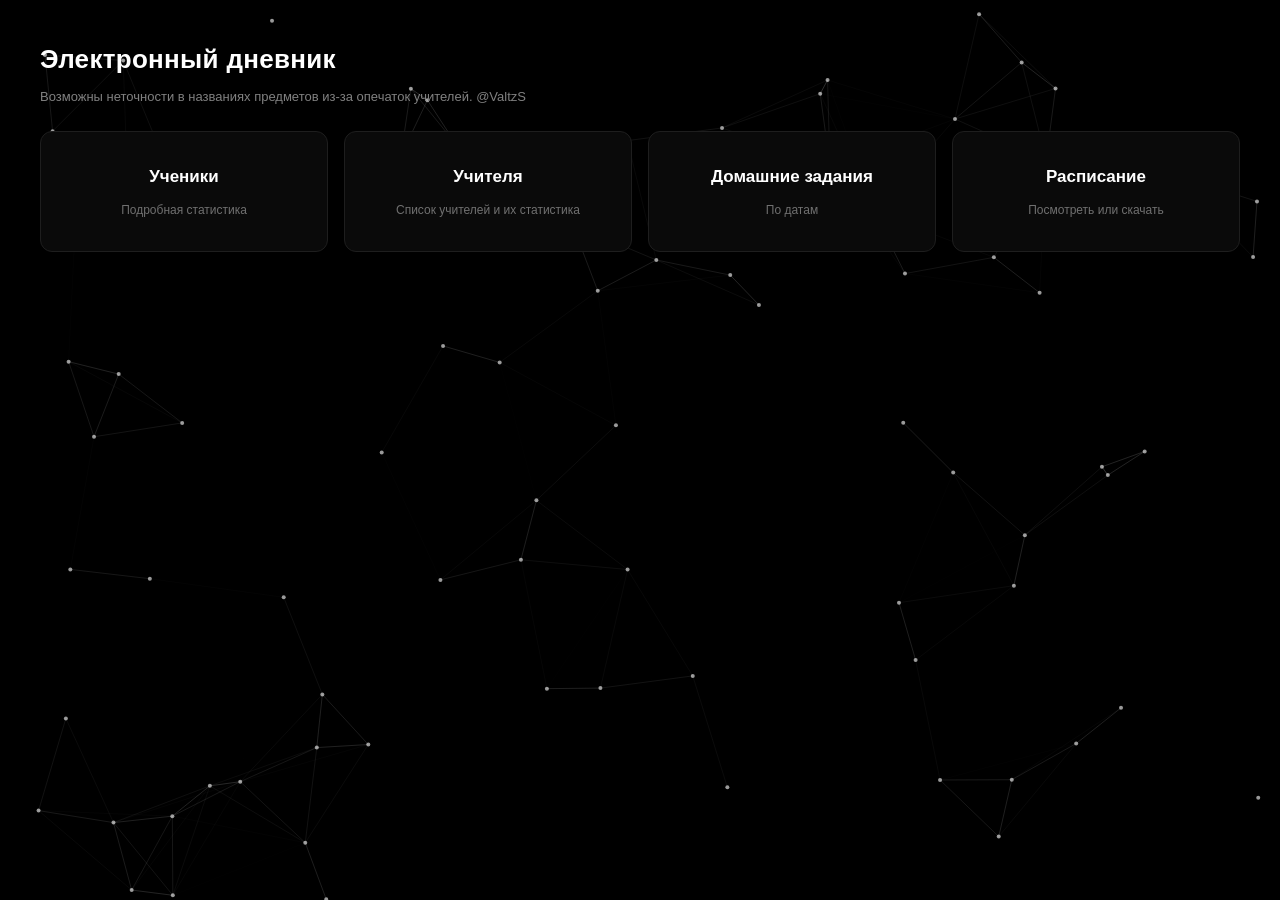
<file: index.html>
<!DOCTYPE html>
<html lang="ru">
<head>
    <meta charset="UTF-8">
    <meta name="viewport" content="width=device-width, initial-scale=1.0">
    <title>Дневник</title>
    <link rel="stylesheet" href="style.css">
    <script src="background.js"></script>
</head>
<body>
    <div class="container">
        <h1>Электронный дневник</h1>
	<p style="color: #808080; font-size: 13px; margin-top: -16px; margin-bottom: 24px;">
    	Возможны неточности в названиях предметов из-за опечаток учителей. @ValtzS
	</p>

	<div class="main-sections">
    	<div class="section-card active" onclick="location.href='students.html'">
        	<div class="section-title">Ученики</div>
        	<div class="section-desc">Подробная статистика</div>
    	</div>
    	<div class="section-card active" onclick="location.href='teachers.html'">
        	<div class="section-title">Учителя</div>
        	<div class="section-desc">Список учителей и их статистика</div>
    	</div>
    	<div class="section-card active" onclick="location.href='homework.html'">
        	<div class="section-title">Домашние задания</div>
        	<div class="section-desc">По датам</div>
    	</div>
    	<div class="section-card active" onclick="location.href='schedule.html'">
        	<div class="section-title">Расписание</div>
        	<div class="section-desc">Посмотреть или скачать</div>
    	</div>
	</div>
</div>
    </div>
</body>
</html>
</file>
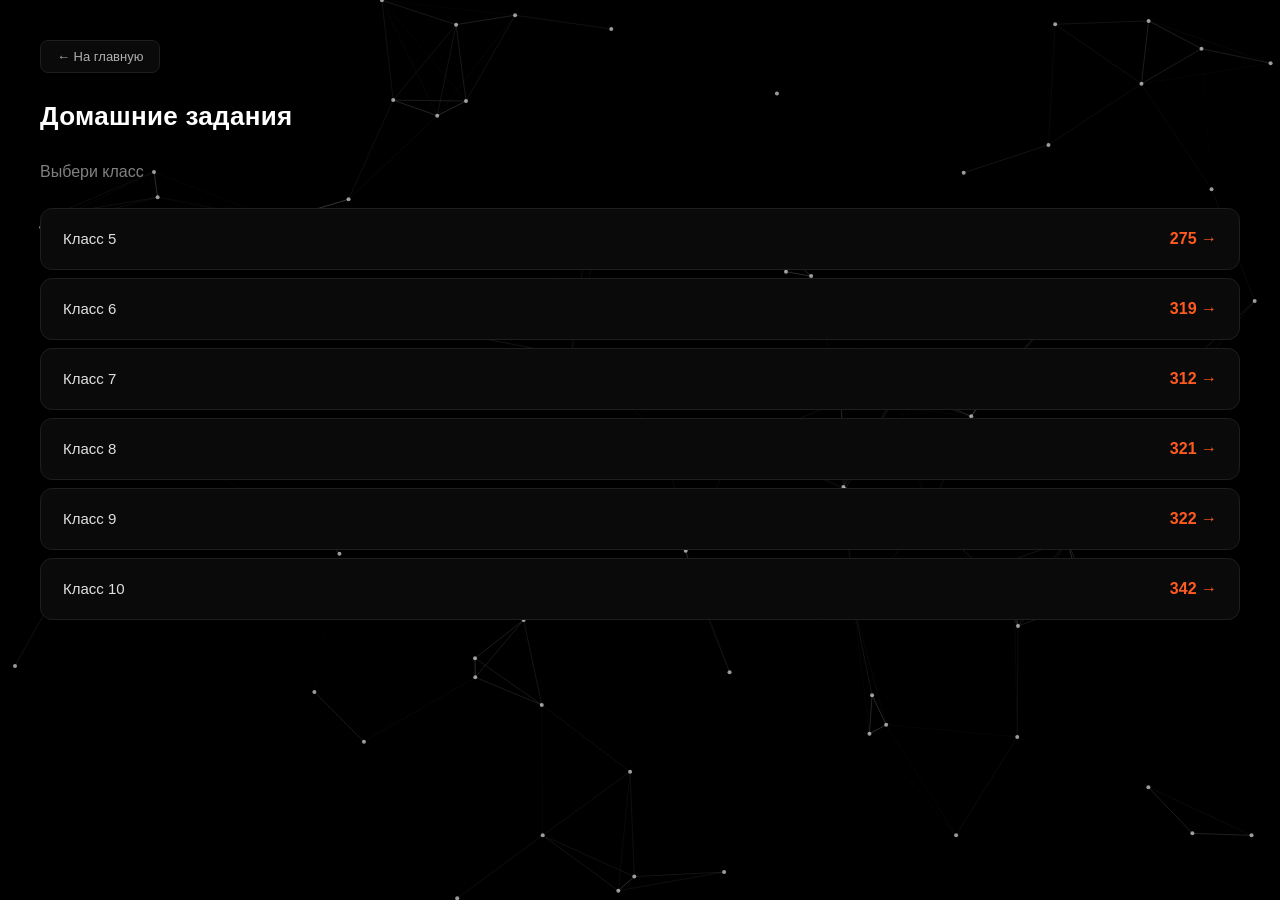
<file: homework.html>
<!DOCTYPE html>
<html lang="ru">
<head>
    <meta charset="UTF-8">
    <meta name="viewport" content="width=device-width, initial-scale=1.0">
    <title>Домашние задания</title>
    <link rel="stylesheet" href="style.css">
    <script src="background.js"></script>
</head>
<body>
    <div class="container" id="app"></div>

    <script>
        let db = null;
        let currentClass = null;
        let currentMode = 'days';

        async function load() {
            try {
                const r = await fetch('database.json');
                db = await r.json();
                showClasses();
            } catch (e) {
                document.getElementById('app').innerHTML =
                    '<p style="color: #ef4444">Ошибка загрузки database.json</p>';
            }
        }

        function el(tag, attrs = {}, children = []) {
            const e = document.createElement(tag);
            for (const [k, v] of Object.entries(attrs)) {
                if (k === 'onclick') e.addEventListener('click', v);
                else if (k === 'className') e.className = v;
                else if (k === 'innerHTML') e.innerHTML = v;
                else if (k === 'style') e.style.cssText = v;
                else e.setAttribute(k, v);
            }
            children.forEach(c => {
                if (typeof c === 'string') e.appendChild(document.createTextNode(c));
                else e.appendChild(c);
            });
            return e;
        }

        function showClasses() {
            const app = document.getElementById('app');
            app.innerHTML = '';

            app.appendChild(el('button', {
                className: 'btn-back',
                onclick: () => location.href = 'index.html'
            }, ['← На главную']));

            app.appendChild(el('h1', {}, ['Домашние задания']));
            app.appendChild(el('p', { style: 'color: #808080; margin-bottom: 24px;' },
                ['Выбери класс']));

            const classes = Object.keys(db.classes).sort((a, b) => +a - +b);
            classes.forEach(c => {
                const hw = (db.classes[c].homework || []).length;
                const card = el('div', {
                    className: 'card',
                    onclick: () => showClass(c)
                }, [
                    el('span', { className: 'card-title' }, [`Класс ${c}`]),
                    el('span', { className: 'card-arrow' }, [`${hw} →`])
                ]);
                app.appendChild(card);
            });
        }

        function showClass(className) {
            currentClass = className;
            currentMode = 'days';
            renderClassView();
        }

        function renderClassView() {
            const app = document.getElementById('app');
            app.innerHTML = '';

            app.appendChild(el('button', {
                className: 'btn-back',
                onclick: showClasses
            }, ['← К классам']));

            app.appendChild(el('h1', {}, [`Класс ${currentClass}`]));

            const btns = el('div', { style: 'margin-bottom: 20px;' });
            [
                { key: 'subjects', label: 'По предметам' },
                { key: 'days', label: 'По дням' },
            ].forEach(m => {
                const btn = el('button', {
                    className: 'btn-period' + (currentMode === m.key ? ' active' : ''),
                    onclick: () => { currentMode = m.key; renderClassView(); }
                }, [m.label]);
                btns.appendChild(btn);
            });
            app.appendChild(btns);

            if (currentMode === 'subjects') {
                app.appendChild(el('div', {
                    style: 'background: #0a0a0a; border: 1px solid #1e1e1e; border-radius: 12px; padding: 40px; text-align: center;'
                }, [
                    el('div', { style: 'font-size: 16px; color: #808080;' }, ['В разработке'])
                ]));
            } else {
                renderByDays(app);
            }
        }

        function renderByDays(app) {
            const hw = db.classes[currentClass].homework || [];

            const byDate = {};
            hw.forEach(h => {
                if (!byDate[h.date]) byDate[h.date] = [];
                byDate[h.date].push(h);
            });

            const dates = Object.keys(byDate).sort((a, b) => {
                const da = a.split('.').reverse().join('');
                const dbb = b.split('.').reverse().join('');
                return dbb.localeCompare(da);
            });

            if (dates.length === 0) {
                app.appendChild(el('p', { className: 'empty' }, ['Нет заданий']));
                return;
            }

            dates.forEach(d => {
                const count = byDate[d].length;
                const card = el('div', {
                    className: 'card',
                    onclick: () => showDayHomework(d)
                }, [
                    el('span', { className: 'card-title' }, [d]),
                    el('span', { className: 'card-arrow' }, [`${count} →`])
                ]);
                app.appendChild(card);
            });
        }

        function showDayHomework(date) {
            const app = document.getElementById('app');
            app.innerHTML = '';

            const hw = db.classes[currentClass].homework || [];
            const list = hw.filter(h => h.date === date);

            list.sort((a, b) => parseInt(a.lesson_num) - parseInt(b.lesson_num));

            app.appendChild(el('button', {
                className: 'btn-back',
                onclick: renderClassView
            }, ['← К дням']));

            app.appendChild(el('h1', {}, [date]));
            app.appendChild(el('p', { style: 'color: #808080; margin-bottom: 24px;' },
                [`Класс ${currentClass} · ${list.length} уроков`]));

            list.forEach(h => {
                const row = el('div', {
                    style: 'background: #0a0a0a; border: 1px solid #1e1e1e; border-radius: 12px; padding: 16px 20px; margin-bottom: 8px; border-left: 4px solid #ff5a1f;'
                }, [
                    el('div', { style: 'display: flex; justify-content: space-between; align-items: center; margin-bottom: 8px;' }, [
                        el('div', { style: 'font-size: 15px; color: #fff; font-weight: 600;' }, [h.subject]),
                        el('div', { style: 'font-size: 12px; color: #707070;' }, [`Урок ${h.lesson_num}`]),
                    ]),
                    h.topic ? el('div', { style: 'font-size: 13px; color: #b0b0b0; margin-bottom: 8px;' }, [
                        el('span', { style: 'color: #606060;' }, ['Тема: ']),
                        h.topic
                    ]) : null,
                    h.hw ? el('div', { style: 'font-size: 14px; color: #e0e0e0; line-height: 1.5; margin-bottom: 8px;' }, [
                        el('span', { style: 'color: #606060;' }, ['ДЗ: ']),
                        h.hw
                    ]) : el('div', { style: 'font-size: 13px; color: #606060; font-style: italic;' }, ['Нет дз']),
                    h.teacher ? el('div', { style: 'font-size: 12px; color: #808080; text-align: right;' }, [h.teacher]) : null,
                ].filter(Boolean));
                app.appendChild(row);
            });
        }

        load();
    </script>
</body>
</html>
</file>
<file: style.css>
* { box-sizing: border-box; margin: 0; padding: 0; }

body {
    font-family: -apple-system, BlinkMacSystemFont, 'Segoe UI', Roboto, sans-serif;
    background: #000;
    color: #e0e0e0;
    line-height: 1.5;
    min-height: 100vh;
    padding: 40px 20px;
}

.container { max-width: 1200px; margin: 0 auto; }

h1 {
    font-size: 26px;
    font-weight: 600;
    margin-bottom: 24px;
    color: #fff;
    letter-spacing: 0.3px;
}

h3 {
    font-size: 12px;
    font-weight: 600;
    margin: 24px 0 12px;
    color: #707070;
    text-transform: uppercase;
    letter-spacing: 1px;
}

/* === КНОПКИ === */
.btn-back {
    display: inline-flex;
    align-items: center;
    gap: 6px;
    background: #0a0a0a;
    border: 1px solid #1e1e1e;
    color: #b0b0b0;
    padding: 8px 16px;
    border-radius: 8px;
    font-size: 13px;
    cursor: pointer;
    transition: background 0.15s, border-color 0.15s, color 0.15s;
    margin-bottom: 24px;
    font-family: inherit;
}
.btn-back:hover {
    background: #141414;
    border-color: #ff5a1f;
    color: #fff;
}

.btn-period {
    display: inline-flex;
    align-items: center;
    background: #0a0a0a;
    border: 1px solid #1e1e1e;
    color: #909090;
    padding: 6px 14px;
    border-radius: 8px;
    font-size: 12px;
    cursor: pointer;
    transition: background 0.15s, border-color 0.15s, color 0.15s;
    font-family: inherit;
    margin-right: 8px;
    margin-bottom: 8px;
}
.btn-period:hover {
    background: #141414;
    border-color: #ff5a1f;
    color: #fff;
}
.btn-period.active {
    background: #141414;
    border-color: #ff5a1f;
    color: #ff5a1f;
}

.btn-subject {
    display: block;
    width: 100%;
    text-align: left;
    background: #0a0a0a;
    border: 1px solid #1e1e1e;
    color: #909090;
    padding: 8px 14px;
    border-radius: 8px;
    font-size: 12px;
    cursor: pointer;
    transition: background 0.15s, border-color 0.15s, color 0.15s;
    font-family: inherit;
    margin-bottom: 6px;
}
.btn-subject:hover {
    background: #141414;
    border-color: #ff5a1f;
    color: #fff;
}
.btn-subject.active {
    background: #141414;
    border-color: #ff5a1f;
    color: #ff5a1f;
}

.btn-top {
    background: linear-gradient(135deg, #1a1a1a, #141414);
    border: 1px solid #ff5a1f;
    color: #ff5a1f;
    padding: 6px 16px;
    border-radius: 8px;
    font-size: 12px;
    font-weight: 600;
    cursor: pointer;
    transition: all 0.2s;
    font-family: inherit;
    letter-spacing: 0.3px;
}
.btn-top:hover {
    background: linear-gradient(135deg, #ff5a1f, #ff8c42);
    color: #000;
    box-shadow: 0 4px 16px rgba(255, 90, 31, 0.4);
}

/* === КАРТОЧКИ === */
.card {
    background: #0a0a0a;
    border: 1px solid #1e1e1e;
    border-radius: 12px;
    padding: 18px 22px;
    margin-bottom: 8px;
    cursor: pointer;
    transition: background 0.2s, border-color 0.2s, transform 0.15s;
    display: flex;
    align-items: center;
    justify-content: space-between;
}
.card:hover {
    background: #141414;
    border-color: #ff5a1f;
    transform: translateY(-1px);
}
.card-title {
    font-size: 15px;
    color: #e0e0e0;
    font-weight: 500;
}
.card-arrow {
    color: #ff5a1f;
    font-size: 16px;
    font-weight: 600;
}

/* === ПОДСВЕТКА ТОП-1 КАРТОЧКИ === */
.card-highlight {
    background: linear-gradient(135deg, #1a1400 0%, #0f0a00 50%, #0a0a0a 100%);
    border-color: rgba(255, 200, 50, 0.4);
    position: relative;
    overflow: hidden;
}
.card-highlight::before {
    content: '';
    position: absolute;
    left: 0;
    top: 0;
    bottom: 0;
    width: 3px;
    background: linear-gradient(180deg, #ffd700, #ff8c00);
    box-shadow: 0 0 12px rgba(255, 215, 0, 0.6);
}
.card-highlight:hover {
    background: linear-gradient(135deg, #221a00 0%, #141000 50%, #0f0a00 100%);
    border-color: rgba(255, 215, 0, 0.6);
}
.card-highlight .card-title {
    color: #ffe066;
    font-weight: 600;
}
.card-highlight .card-arrow {
    color: #ffd700;
}

/* === ПРОФИЛЬ === */
.profile-layout {
    display: grid;
    grid-template-columns: 240px 1fr;
    gap: 20px;
    margin-bottom: 24px;
    position: relative;
}

.profile-card {
    background: #0a0a0a;
    border: 1px solid #1e1e1e;
    border-radius: 12px;
    padding: 28px 20px;
    display: flex;
    flex-direction: column;
    align-items: center;
    gap: 14px;
}

.avatar {
    width: 90px;
    height: 90px;
    border-radius: 50%;
    background: #141414;
    display: flex;
    align-items: center;
    justify-content: center;
    font-size: 36px;
    color: #606060;
}

.profile-name {
    font-size: 15px;
    font-weight: 600;
    color: #fff;
    text-align: center;
}

.profile-class {
    font-size: 11px;
    color: #707070;
    text-transform: uppercase;
    letter-spacing: 1px;
}

.profile-avg {
    font-size: 32px;
    font-weight: 700;
    color: #ff5a1f;
}

.profile-streak {
    display: flex;
    flex-direction: column;
    align-items: center;
    background: #141414;
    border: 1px solid #1e1e1e;
    border-radius: 8px;
    padding: 10px 16px;
    width: 100%;
}

.streak-label {
    font-size: 10px;
    color: #707070;
    text-transform: uppercase;
    letter-spacing: 0.5px;
    margin-bottom: 4px;
}

.streak-value {
    font-size: 18px;
    color: #ff5a1f;
    font-weight: 700;
}

/* === ПОДСВЕТКА ПРОФИЛЯ ТОП-1 === */
.profile-highlight .profile-card {
    background: linear-gradient(160deg, #1a1400 0%, #0f0a00 100%);
    border: 1px solid rgba(255, 200, 50, 0.5);
    box-shadow: 
        0 0 40px rgba(255, 200, 50, 0.15),
        inset 0 0 30px rgba(255, 200, 50, 0.05);
    position: relative;
}
.profile-highlight .profile-card::before {
    content: '';
    position: absolute;
    top: 0;
    left: 0;
    right: 0;
    height: 3px;
    background: linear-gradient(90deg, transparent, #ffd700, transparent);
    border-radius: 12px 12px 0 0;
}
.profile-highlight .profile-name {
    color: #ffe066;
    text-shadow: 0 0 20px rgba(255, 215, 0, 0.4);
}
.profile-highlight .profile-avg {
    color: #ffd700;
    text-shadow: 0 0 20px rgba(255, 215, 0, 0.5);
}
.profile-highlight .stats-panel {
    background: linear-gradient(160deg, #0d0d0d, #0a0a0a);
    border-color: rgba(255, 200, 50, 0.2);
}

/* === СТАТИСТИКА === */
.stats-panel {
    background: #0a0a0a;
    border: 1px solid #1e1e1e;
    border-radius: 12px;
    padding: 24px;
    display: flex;
    flex-direction: column;
    gap: 16px;
}

.stats-title {
    font-size: 12px;
    color: #707070;
    text-transform: uppercase;
    letter-spacing: 1px;
}

.stats-grid {
    display: grid;
    grid-template-columns: repeat(3, 1fr);
    gap: 12px;
}

.stat-item {
    background: #141414;
    border: 1px solid #1e1e1e;
    border-radius: 8px;
    padding: 14px;
    transition: background 0.15s, border-color 0.15s;
}
.stat-item[onclick], .stat-item[style*="cursor"] {
    cursor: pointer;
}
.stat-item[style*="cursor"]:hover {
    background: #1a1a1a;
    border-color: #ff5a1f;
}

.stat-label {
    font-size: 11px;
    color: #707070;
    text-transform: uppercase;
    letter-spacing: 0.5px;
    margin-bottom: 6px;
}

.stat-value {
    font-size: 22px;
    font-weight: 600;
    color: #fff;
}
.stat-value.accent { color: #ff5a1f; }
.stat-value.warn { color: #ef4444; }

.best-subject-row {
    display: flex;
    align-items: baseline;
    gap: 10px;
    margin-bottom: 6px;
}

.best-subject {
    font-size: 15px;
    color: #ff5a1f;
    font-weight: 600;
}

.best-subject-rank {
    font-size: 12px;
    color: #808080;
}

/* === ТАБЛИЦЫ === */
table {
    width: 100%;
    border-collapse: collapse;
    background: #0a0a0a;
    border-radius: 12px;
    overflow: hidden;
    border: 1px solid #1e1e1e;
}
th {
    background: #141414;
    color: #808080;
    font-size: 11px;
    font-weight: 600;
    text-transform: uppercase;
    letter-spacing: 0.5px;
    padding: 12px 16px;
    text-align: left;
    border-bottom: 1px solid #1e1e1e;
}
td {
    padding: 12px 16px;
    border-bottom: 1px solid #141414;
    font-size: 13px;
    color: #d0d0d0;
}
tr:last-child td { border-bottom: none; }
tr:hover td { background: #141414; }

.empty {
    color: #505050;
    font-style: italic;
    padding: 20px;
    text-align: center;
}

/* === ДИАГРАММЫ === */
.chart-container {
    background: #0a0a0a;
    border: 1px solid #1e1e1e;
    border-radius: 12px;
    padding: 24px;
    margin-bottom: 20px;
}

.chart-wrap {
    position: relative;
    height: 380px;
}

.chart-wrap-sm {
    position: relative;
    height: 320px;
}

/* === ПОДИУМ ТОП-3 === */
.podium-layout {
    display: grid;
    grid-template-columns: 1fr 220px;
    gap: 20px;
    margin-bottom: 20px;
}

.podium-area {
    display: grid;
    grid-template-columns: 1fr 1fr 1fr;
    grid-template-rows: auto auto;
    gap: 16px;
    align-items: end;
    padding: 20px;
    background: #0a0a0a;
    border: 1px solid #1e1e1e;
    border-radius: 12px;
    min-height: 320px;
}

.podium-item {
    display: flex;
    flex-direction: column;
    align-items: center;
    gap: 12px;
    transition: transform 0.15s;
    cursor: pointer;
}

.podium-item:hover {
    transform: translateY(-4px);
}

.podium-1 { grid-column: 2; grid-row: 1 / span 2; }
.podium-2 { grid-column: 1; grid-row: 2; }
.podium-3 { grid-column: 3; grid-row: 2; }

.podium-circle {
    border-radius: 50%;
    display: flex;
    align-items: center;
    justify-content: center;
    font-weight: 700;
    color: #fff;
    background: #ff5a1f;
    box-shadow: 0 8px 24px rgba(255, 90, 31, 0.3);
}

.podium-1 .podium-circle {
    width: 120px;
    height: 120px;
    font-size: 32px;
}

.podium-2 .podium-circle {
    width: 90px;
    height: 90px;
    font-size: 24px;
}

.podium-3 .podium-circle {
    width: 90px;
    height: 90px;
    font-size: 24px;
}

.podium-name {
    font-size: 13px;
    color: #e0e0e0;
    font-weight: 500;
    text-align: center;
}

.podium-class {
    font-size: 11px;
    color: #707070;
    text-align: center;
    text-transform: uppercase;
    letter-spacing: 0.5px;
}

.podium-avg {
    font-size: 14px;
    color: #ff5a1f;
    font-weight: 600;
}

.subjects-list {
    background: #0a0a0a;
    border: 1px solid #1e1e1e;
    border-radius: 12px;
    padding: 16px;
    max-height: 400px;
    overflow-y: auto;
}

.subjects-list-title {
    font-size: 11px;
    color: #707070;
    text-transform: uppercase;
    letter-spacing: 1px;
    margin-bottom: 12px;
}

/* === СТРАЙК-КАРТОЧКИ === */
.streak-grid {
    display: grid;
    grid-template-columns: repeat(auto-fill, minmax(280px, 1fr));
    gap: 12px;
}

.streak-card {
    background: #0a0a0a;
    border: 1px solid #1e1e1e;
    border-radius: 12px;
    padding: 16px;
    transition: border-color 0.15s, background 0.15s;
}

.streak-card:hover {
    background: #141414;
    border-color: #ff5a1f;
}

.streak-card-date {
    font-size: 12px;
    color: #808080;
    margin-bottom: 8px;
}

.streak-card-chain {
    font-family: 'Courier New', monospace;
    font-size: 15px;
    color: #7dd3fc;
    font-weight: 600;
    letter-spacing: 1px;
    margin-bottom: 10px;
}

.streak-card-stats {
    display: flex;
    justify-content: space-between;
    align-items: center;
}

.streak-card-avg {
    font-size: 14px;
    color: #fff;
    font-weight: 600;
}

.streak-card-rank {
    font-size: 12px;
    color: #ff5a1f;
    font-weight: 600;
}

/* === КАЛЕНДАРЬ === */
.calendar-wrap {
    background: #0a0a0a;
    border: 1px solid #1e1e1e;
    border-radius: 12px;
    padding: 24px;
    margin-bottom: 20px;
}

.calendar-months {
    display: flex;
    gap: 24px;
    flex-wrap: wrap;
}

.calendar-month {
    display: flex;
    flex-direction: column;
    gap: 8px;
}

.calendar-month-title {
    font-size: 12px;
    color: #808080;
    text-transform: uppercase;
    letter-spacing: 1px;
    margin-bottom: 6px;
}

.calendar-weekdays {
    display: grid;
    grid-template-columns: repeat(7, 1fr);
    gap: 4px;
    margin-bottom: 4px;
}

.calendar-weekdays div {
    font-size: 10px;
    color: #505050;
    text-align: center;
    text-transform: uppercase;
}

.calendar-grid {
    display: grid;
    grid-template-columns: repeat(7, 1fr);
    gap: 4px;
}

.cal-day {
    width: 24px;
    height: 24px;
    border-radius: 6px;
    background: #141414;
    border: 1px solid #1e1e1e;
    cursor: default;
    transition: transform 0.1s;
    position: relative;
}

.cal-day.has-data {
    cursor: pointer;
}

.cal-day.has-data:hover {
    transform: scale(1.2);
    border-color: #ff5a1f;
}

.cal-day.empty {
    background: transparent;
    border: none;
}

.cal-day-num {
    position: absolute;
    top: 2px;
    left: 4px;
    font-size: 9px;
    color: #505050;
}

.calendar-legend {
    display: flex;
    gap: 20px;
    margin-top: 20px;
    padding-top: 16px;
    border-top: 1px solid #1e1e1e;
    font-size: 12px;
    color: #808080;
    flex-wrap: wrap;
}

.cal-legend-item {
    display: flex;
    align-items: center;
    gap: 8px;
}

.cal-legend-box {
    width: 16px;
    height: 16px;
    border-radius: 4px;
}

/* === ГЛАВНАЯ === */
.main-sections {
    display: grid;
    grid-template-columns: repeat(4, 1fr);
    gap: 16px;
    margin-bottom: 32px;
}

.section-card {
    background: #0a0a0a;
    border: 1px solid #1e1e1e;
    border-radius: 12px;
    padding: 32px 24px;
    cursor: pointer;
    transition: background 0.15s, border-color 0.15s, transform 0.15s;
    display: flex;
    flex-direction: column;
    align-items: center;
    gap: 12px;
    text-align: center;
}

.section-card.active:hover {
    background: #141414;
    border-color: #ff5a1f;
    transform: translateY(-2px);
}

.section-card.disabled {
    cursor: default;
    opacity: 0.4;
}

.section-title {
    font-size: 17px;
    font-weight: 600;
    color: #fff;
}

.section-desc {
    font-size: 12px;
    color: #707070;
}

/* === УЧИТЕЛЯ === */
.teacher-card {
    background: #0a0a0a;
    border: 1px solid #1e1e1e;
    border-radius: 12px;
    padding: 16px 22px;
    margin-bottom: 8px;
    cursor: pointer;
    transition: background 0.15s, border-color 0.15s;
    display: flex;
    align-items: center;
    justify-content: space-between;
}

.teacher-card:hover {
    background: #141414;
    border-color: #ff5a1f;
}

.teacher-name {
    font-size: 15px;
    color: #e0e0e0;
    font-weight: 500;
}

.teacher-count {
    font-size: 14px;
    color: #ff5a1f;
    font-weight: 600;
}

.teacher-profile {
    background: #0a0a0a;
    border: 1px solid #1e1e1e;
    border-radius: 12px;
    padding: 40px;
    text-align: center;
    display: flex;
    flex-direction: column;
    align-items: center;
    gap: 16px;
}

.teacher-profile-name {
    font-size: 24px;
    font-weight: 600;
    color: #fff;
}

.teacher-profile-count {
    font-size: 48px;
    font-weight: 700;
    color: #ff5a1f;
}

.teacher-profile-label {
    font-size: 12px;
    color: #707070;
    text-transform: uppercase;
    letter-spacing: 1px;
}

.teacher-subjects {
    display: flex;
    flex-wrap: wrap;
    gap: 8px;
    justify-content: center;
    margin-top: 12px;
}

.teacher-subject-tag {
    background: #141414;
    border: 1px solid #1e1e1e;
    border-radius: 6px;
    padding: 4px 10px;
    font-size: 12px;
    color: #b0b0b0;
}

/* === НАГРАДЫ === */
.awards-block {
    display: flex;
    flex-wrap: wrap;
    gap: 10px;
    margin-bottom: 20px;
    padding: 16px;
    background: linear-gradient(135deg, #0f0d05, #0a0a0a);
    border: 1px solid rgba(255, 200, 50, 0.15);
    border-radius: 12px;
}

.award-badge {
    display: flex;
    align-items: center;
    gap: 10px;
    padding: 10px 18px;
    background: rgba(0, 0, 0, 0.5);
    border: 2px solid;
    border-radius: 10px;
    font-size: 13px;
    font-weight: 500;
    box-shadow: 0 2px 8px rgba(0, 0, 0, 0.4);
    transition: transform 0.15s, box-shadow 0.15s;
}

.award-badge:hover {
    transform: translateY(-2px);
    box-shadow: 0 4px 16px rgba(255, 215, 0, 0.2);
}

/* === АНИМИРОВАННЫЙ ФОН === */
#particles-canvas {
    position: fixed;
    top: 0;
    left: 0;
    width: 100%;
    height: 100%;
    z-index: 0;
    display: block;
    pointer-events: none;
}

body {
    background: #000;
}

.container {
    position: relative;
    z-index: 1;
}

@media (max-width: 900px) {
    .podium-layout { grid-template-columns: 1fr; }
    .main-sections { grid-template-columns: 1fr; }
}

@media (max-width: 700px) {
    .profile-layout { grid-template-columns: 1fr; }
    .stats-grid { grid-template-columns: 1fr; }
}










































/* === МОБИЛЬНАЯ АДАПТАЦИЯ (только для телефонов) === */
@media (max-width: 820px) {
    body {
        padding: 16px 12px;
    }

    h1 {
        font-size: 22px;
        margin-bottom: 16px;
    }

    h3 {
        font-size: 11px;
        margin: 16px 0 10px;
    }

    .container {
        max-width: 100%;
    }

    /* Карточки — компактнее */
    .card,
    .teacher-card {
        padding: 12px 16px;
        margin-bottom: 6px;
    }

    .card-title,
    .teacher-name {
        font-size: 14px;
    }

    .card-arrow,
    .teacher-count {
        font-size: 13px;
    }

    /* Главная — секции в столбик */
    .main-sections {
        grid-template-columns: 1fr;
        gap: 8px;
    }

    .section-card {
        padding: 18px 16px;
    }

    /* Профиль — в столбик */
    .profile-layout {
        grid-template-columns: 1fr;
        gap: 12px;
    }

    .profile-card {
        padding: 18px 14px;
    }

    .avatar {
        width: 70px;
        height: 70px;
        font-size: 28px;
    }

    .profile-avg {
        font-size: 26px;
    }

    /* Статистика — 2 колонки */
    .stats-grid {
        grid-template-columns: repeat(2, 1fr);
        gap: 8px;
    }

    .stat-item {
        padding: 10px;
    }

    .stat-value {
        font-size: 18px;
    }

    /* Диаграммы — фиксированная высота, скролл по горизонтали */
    .chart-container {
        padding: 12px;
        overflow-x: auto;
    }

    .chart-wrap {
        height: 280px;
        min-width: 600px;
    }

    .chart-wrap-sm {
        height: 260px;
        min-width: 500px;
    }

    /* Кольцевая с учителями — перестраивается в столбик */
    .teacher-pie-layout {
        grid-template-columns: 1fr !important;
    }

    /* Подиум — в столбик */
    .podium-layout {
        grid-template-columns: 1fr;
    }

    .podium-area {
        grid-template-columns: 1fr 1fr 1fr;
        min-height: 220px;
        padding: 10px;
    }

    .podium-1 .podium-circle {
        width: 80px;
        height: 80px;
        font-size: 22px;
    }

    .podium-2 .podium-circle,
    .podium-3 .podium-circle {
        width: 60px;
        height: 60px;
        font-size: 18px;
    }

    /* Страйк — 2 колонки */
    .streak-grid {
        grid-template-columns: repeat(2, 1fr);
    }

    /* Календарь — уменьшаем */
    .cal-day {
        width: 18px;
        height: 18px;
    }

    .calendar-months {
        gap: 12px;
    }

    /* Награды — компактнее */
    .award-badge {
        padding: 6px 12px;
        font-size: 12px;
    }

    .awards-block {
        padding: 10px;
        gap: 6px;
    }

    /* Кнопки — меньше */
    .btn-period {
        padding: 4px 10px;
        font-size: 11px;
        margin-right: 4px;
        margin-bottom: 4px;
    }

    .btn-top {
        padding: 4px 10px;
        font-size: 11px;
    }

    .btn-back {
        padding: 6px 12px;
        font-size: 12px;
        margin-bottom: 14px;
    }

    /* Список предметов — компактнее */
    .subjects-list {
        max-height: 220px;
        padding: 10px;
    }

    /* Учителя */
    .teacher-profile {
        padding: 20px 14px;
    }

    .teacher-profile-name {
        font-size: 18px;
    }

    .teacher-profile-count {
        font-size: 32px;
    }

    /* Контент поверх фона */
    .container {
        position: relative;
        z-index: 1;
    }
}

/* === ОЧЕНЬ УЗКИЕ ТЕЛЕФОНЫ === */
@media (max-width: 480px) {
    body {
        padding: 12px 8px;
    }

    h1 {
        font-size: 20px;
    }

    .stats-grid {
        grid-template-columns: 1fr;
    }

    .streak-grid {
        grid-template-columns: 1fr;
    }

    .podium-area {
        grid-template-columns: 1fr;
        grid-template-rows: auto auto auto;
        min-height: auto;
    }

    .podium-1,
    .podium-2,
    .podium-3 {
        grid-column: 1;
        grid-row: auto;
    }

    .chart-wrap {
        height: 240px;
        min-width: 500px;
    }

    .chart-wrap-sm {
        height: 220px;
        min-width: 450px;
    }
}





































/* === РАСПИСАНИЕ: принудительно белый фон === */
#docxContainer,
#docxContainer * {
    background-color: #ffffff !important;
    color: #000000 !important;
}

#docxContainer td,
#docxContainer th {
    background-color: #ffffff !important;
    color: #000000 !important;
    border: 1px solid #999 !important;
}

#docxContainer p,
#docxContainer span,
#docxContainer div {
    background-color: transparent !important;
    color: #000000 !important;
}

#docxContainer img {
    background: transparent !important;
}

































/* === РАСПИСАНИЕ НА ТЕЛЕФОНЕ === */
@media (max-width: 820px) {
    #docxContainer {
        padding: 8px !important;
        font-size: 9px !important;
        overflow-x: auto;
    }

    #docxContainer table {
        font-size: 9px !important;
        width: auto !important;
    }

    #docxContainer td,
    #docxContainer th {
        padding: 2px 3px !important;
        font-size: 8px !important;
        line-height: 1.1 !important;
    }

    #docxContainer p,
    #docxContainer span,
    #docxContainer div {
        font-size: 8px !important;
        line-height: 1.1 !important;
        margin: 0 !important;
    }

    /* Уменьшаем картинки внутри расписания */
    #docxContainer img {
        max-width: 100% !important;
        height: auto !important;
    }

    /* Отступы страницы */
    body {
        padding: 8px 4px !important;
    }

    h1 {
        font-size: 18px !important;
        margin-bottom: 10px !important;
    }

    .btn-top {
        padding: 4px 10px !important;
        font-size: 11px !important;
    }

    .btn-back {
        padding: 5px 10px !important;
        font-size: 11px !important;
        margin-bottom: 10px !important;
    }

    /* Кнопки сверху — в столбик, на всю ширину */
    #app > div[style*="display: flex"] {
        flex-direction: column !important;
        gap: 6px !important;
    }

    #app > div[style*="display: flex"] a {
        width: 100% !important;
        text-align: center !important;
    }
}

/* === ОЧЕНЬ УЗКИЕ ТЕЛЕФОНЫ === */
@media (max-width: 480px) {
    #docxContainer {
        padding: 4px !important;
        font-size: 7px !important;
    }

    #docxContainer td,
    #docxContainer th {
        padding: 1px 2px !important;
        font-size: 7px !important;
    }

    #docxContainer p,
    #docxContainer span {
        font-size: 7px !important;
    }
}
</file>
